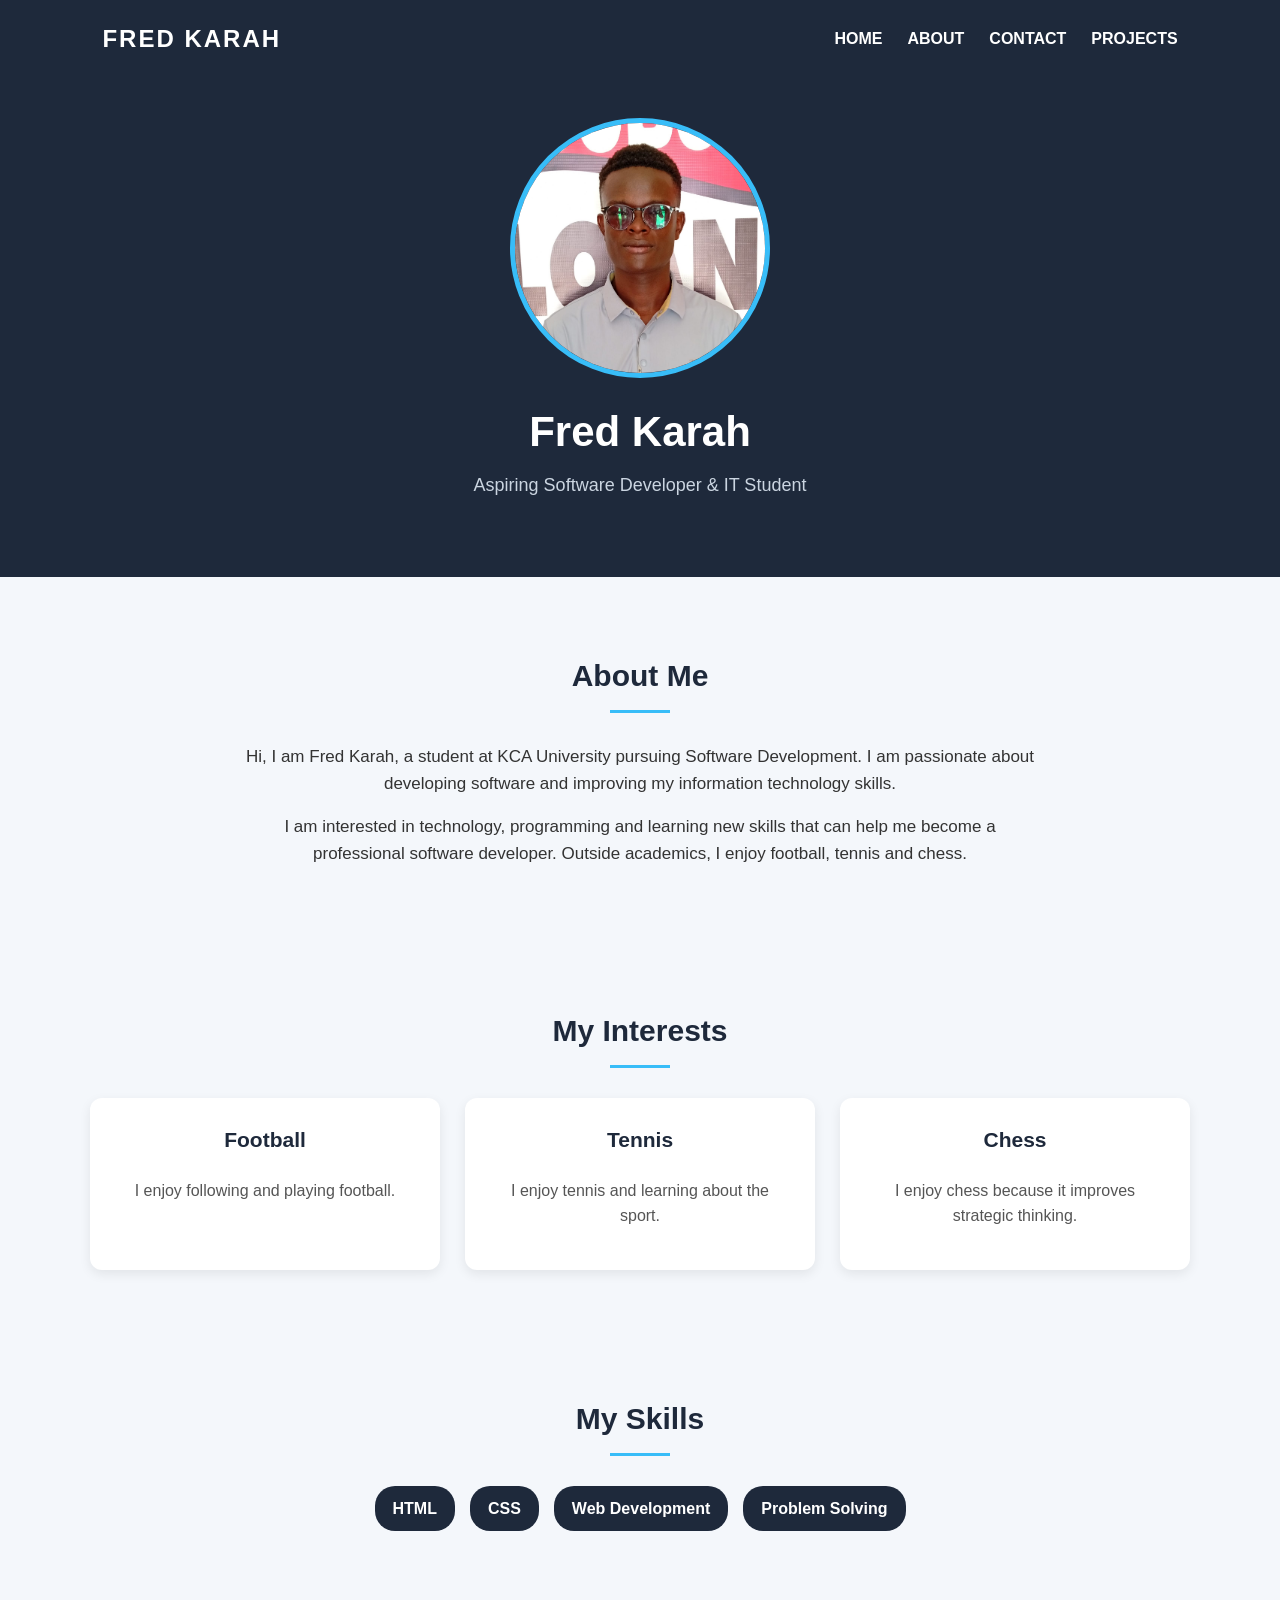
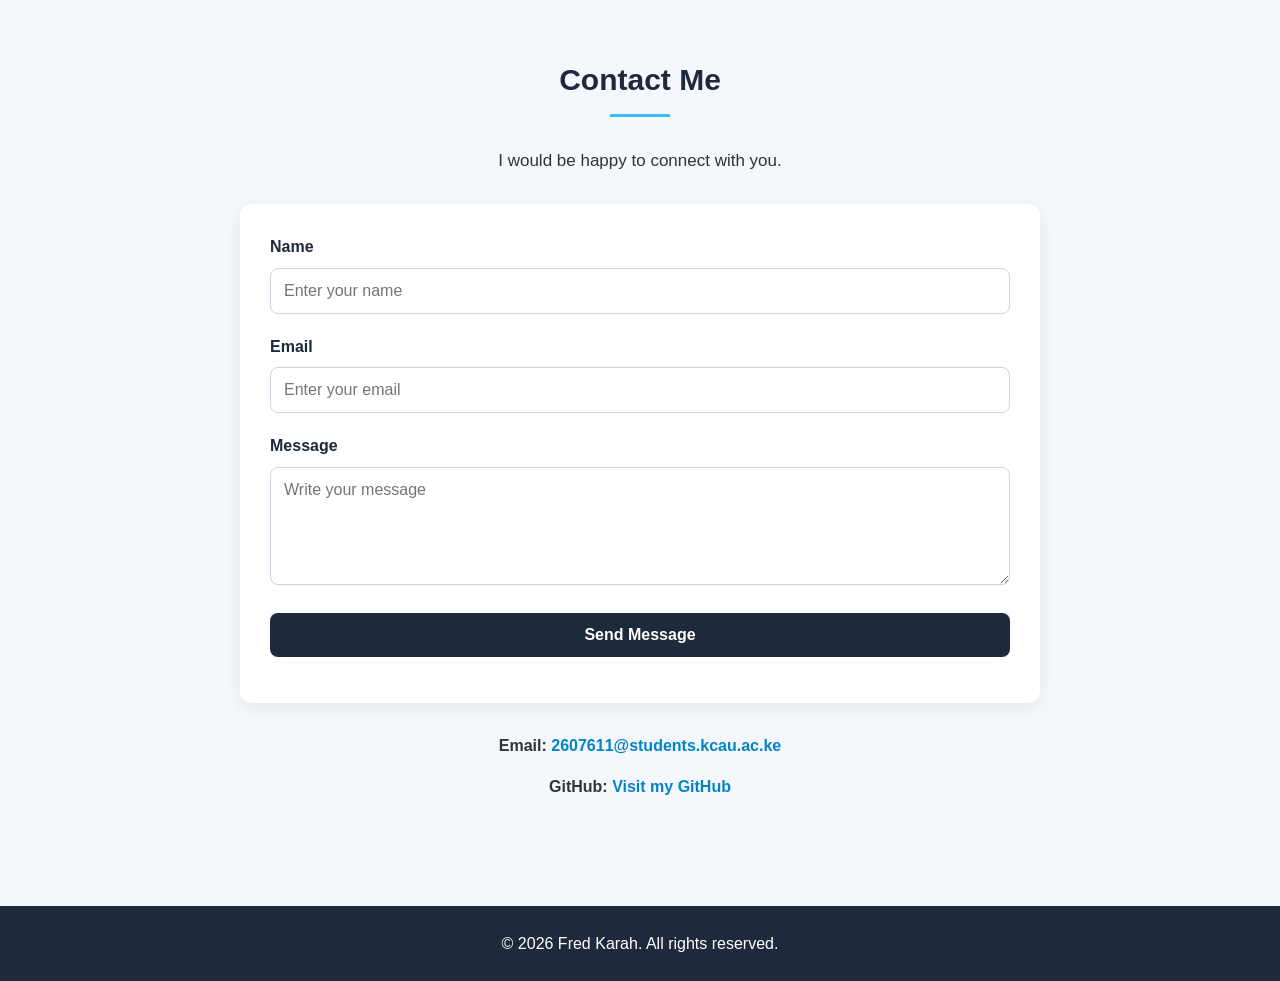
<file: index.html>
<!DOCTYPE html>
<html lang="en">

<head>
    <meta charset="UTF-8">
    <meta name="viewport" content="width=device-width, initial-scale=1.0">

    <title>Fred Karah | Portfolio</title>

    <link rel="stylesheet" href="style.css">
</head>

<body>

    <!-- Header / Hero Section -->
    <header class="hero">

        <nav>
            <div class="logo">FRED KARAH</div>

            <div class="nav-links">
                <a href="index.html">HOME</a>
                <a href="#about">ABOUT</a>
                <a href="#contact">CONTACT</a>
                <a href="projects.html">PROJECTS</a>
            </div>
        </nav>

        <div class="hero-content">

            <img
                src="pictures/fred-photo.jpg"
                alt="Professional photo of Fred Karah"
                width="250"
                height="250"
                class="profile-photo"
            >

            <h1>Fred Karah</h1>

            <p class="tagline">
                Aspiring Software Developer &amp; IT Student
            </p>

        </div>

    </header>


    <!-- Main Content -->
    <main>

        <!-- About Section -->
        <section id="about" class="about-section">

            <h2>About Me</h2>

            <p>
                Hi, I am Fred Karah, a student at KCA University pursuing
                Software Development. I am passionate about developing
                software and improving my information technology skills.
            </p>

            <p>
                I am interested in technology, programming and learning
                new skills that can help me become a professional software
                developer. Outside academics, I enjoy football, tennis
                and chess.
            </p>

        </section>


        <!-- Interests Section -->
        <section class="interests-section">

            <h2>My Interests</h2>

            <div class="interests">

                <div class="interest-card">
                    <h3>Football</h3>
                    <p>
                        I enjoy following and playing football.
                    </p>
                </div>

                <div class="interest-card">
                    <h3>Tennis</h3>
                    <p>
                        I enjoy tennis and learning about the sport.
                    </p>
                </div>

                <div class="interest-card">
                    <h3>Chess</h3>
                    <p>
                        I enjoy chess because it improves strategic thinking.
                    </p>
                </div>

            </div>

        </section>


        <!-- Skills Section -->
        <section class="skills-section">

            <h2>My Skills</h2>

            <div class="skills">

                <span>HTML</span>
                <span>CSS</span>
                <span>Web Development</span>
                <span>Problem Solving</span>

            </div>

        </section>


        <!-- Contact Section -->
        <section id="contact" class="contact-section">

            <h2>Contact Me</h2>

            <p>
                I would be happy to connect with you.
            </p>


            <!-- Contact Form -->
            <form id="contactForm">

                <!-- Name -->
                <div class="form-group">

                    <label for="name">Name</label>

                    <input
                        type="text"
                        id="name"
                        name="name"
                        placeholder="Enter your name"
                    >

                    <small id="nameError"></small>

                </div>


                <!-- Email -->
                <div class="form-group">

                    <label for="email">Email</label>

                    <input
                        type="email"
                        id="email"
                        name="email"
                        placeholder="Enter your email"
                    >

                    <small id="emailError"></small>

                </div>


                <!-- Message -->
                <div class="form-group">

                    <label for="message">Message</label>

                    <textarea
                        id="message"
                        name="message"
                        rows="5"
                        placeholder="Write your message"
                    ></textarea>

                    <small id="messageError"></small>

                </div>


                <!-- Submit Button -->
                <button type="submit">
                    Send Message
                </button>


                <!-- Success Message -->
                <p id="formSuccess"></p>

            </form>


            <!-- Contact Details -->
            <div class="contact-details">

                <p>
                    <strong>Email:</strong>
                    <a href="mailto:2607611@students.kcau.ac.ke">
                        2607611@students.kcau.ac.ke
                    </a>
                </p>

                <p>
                    <strong>GitHub:</strong>
                    <a
                        href="https://github.com/ngumifred47-cyber"
                        target="_blank"
                        rel="noopener noreferrer"
                    >
                        Visit my GitHub
                    </a>
                </p>

            </div>

        </section>

    </main>


    <!-- Footer -->
    <footer>

        <p>
            &copy; 2026 Fred Karah. All rights reserved.
        </p>

    </footer>


    <!-- JavaScript -->
    <script src="script.js"></script>

</body>

</html>
</file>
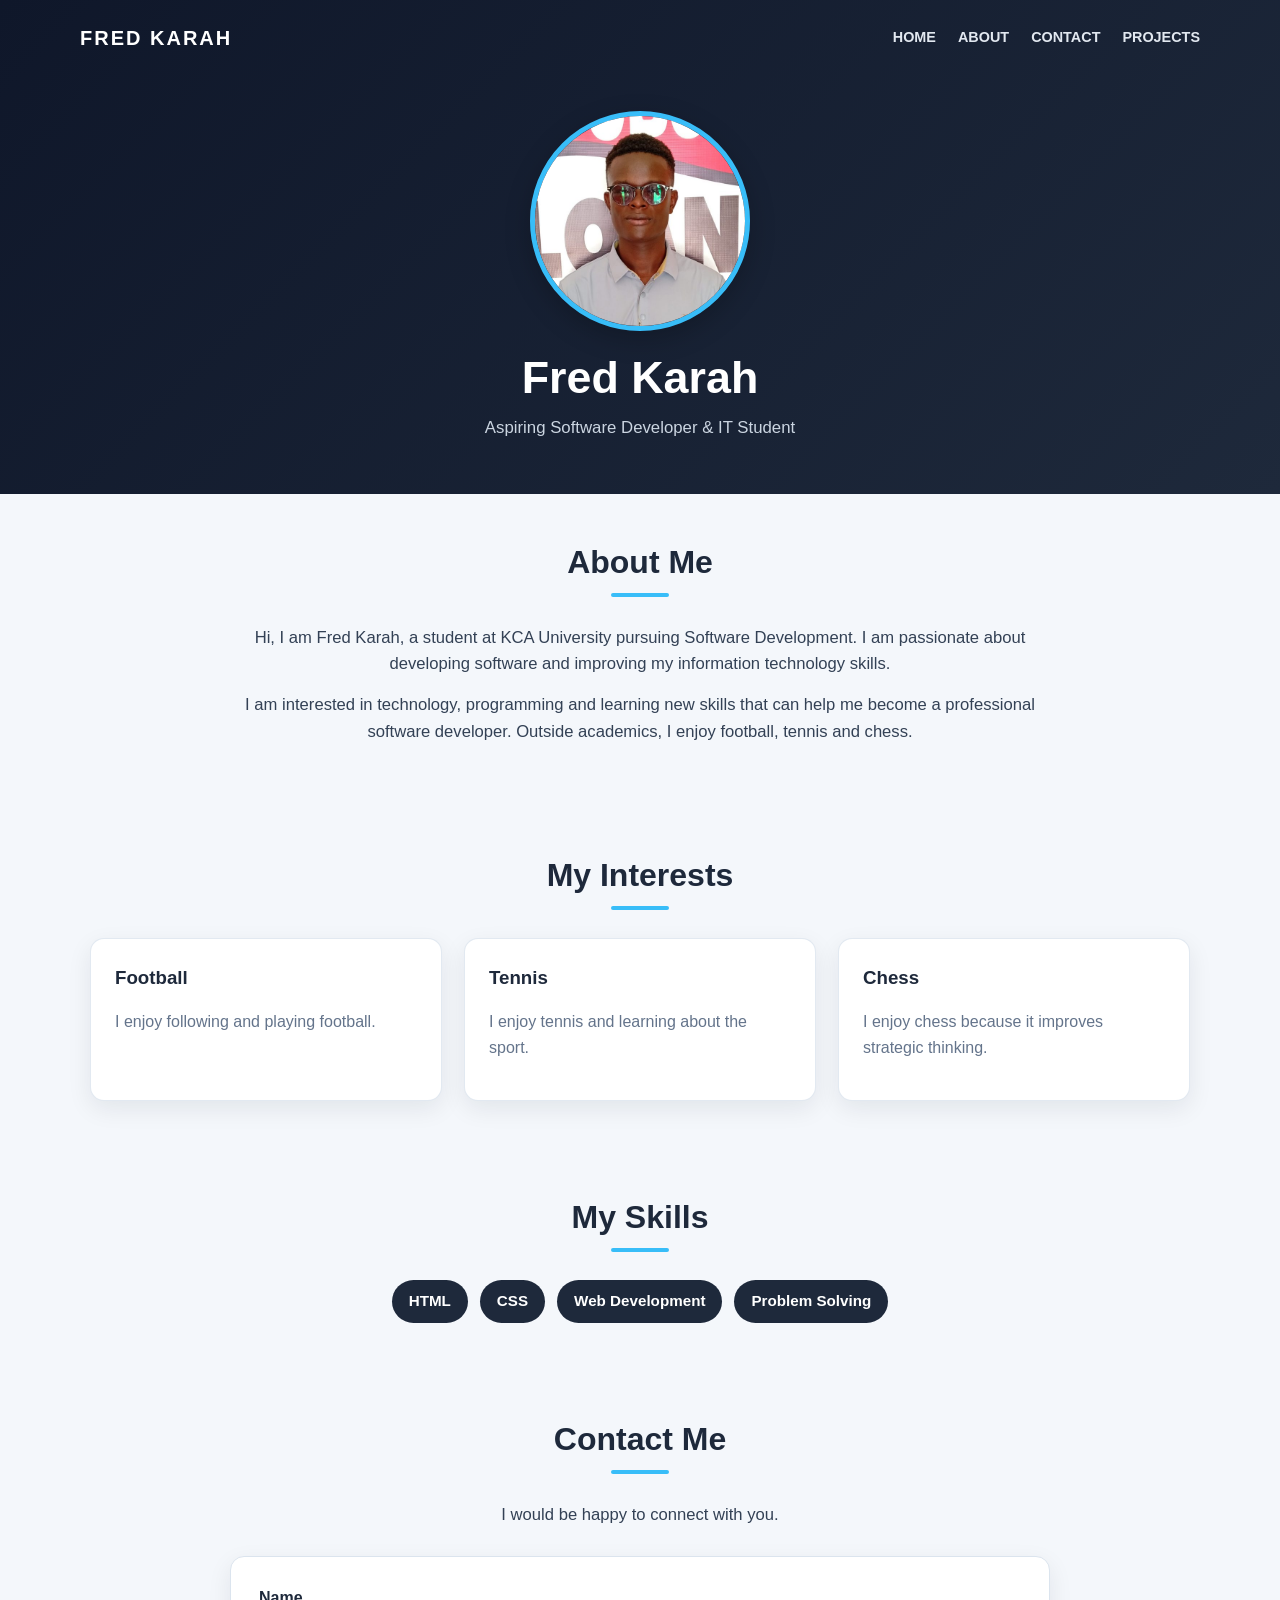
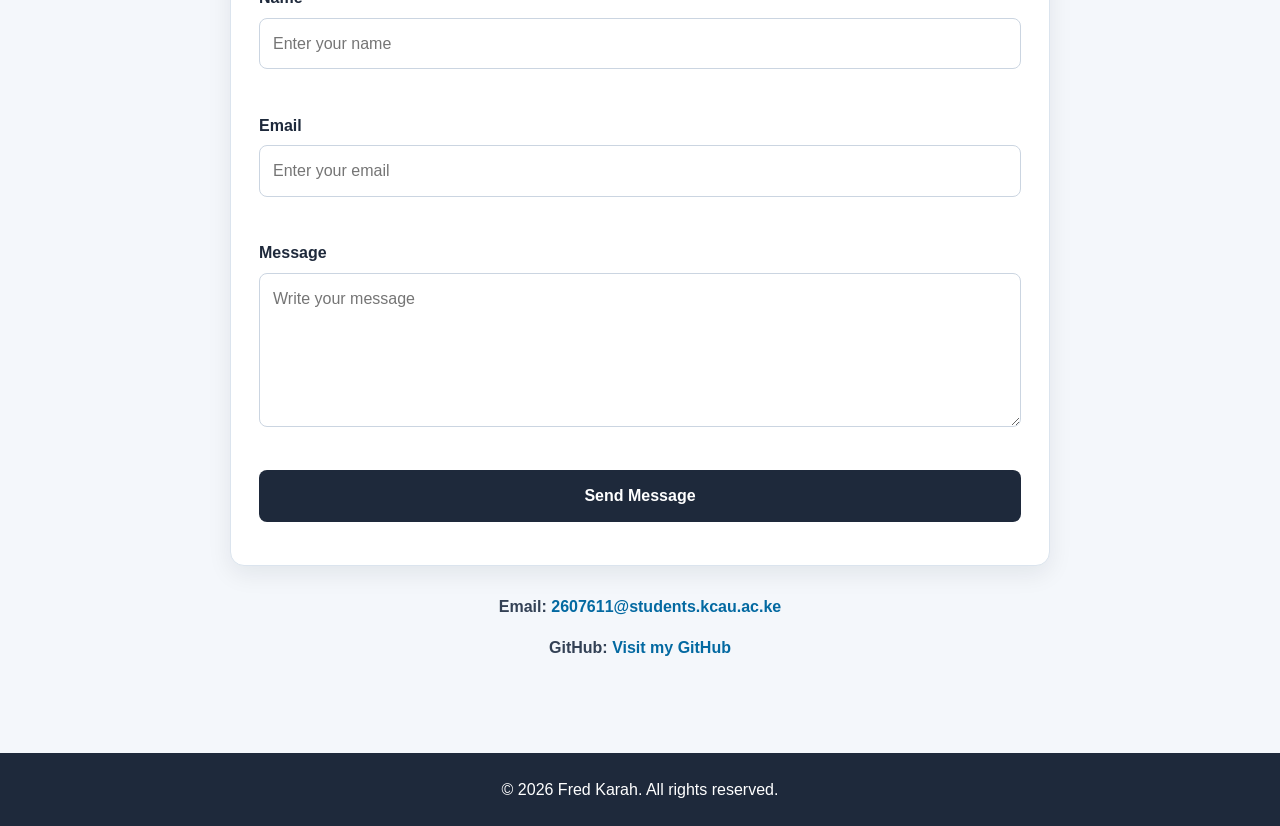
<file: fred_portfolio_assignment3/index.html>
<!DOCTYPE html>
<html lang="en">

<head>
    <meta charset="UTF-8">
    <meta name="viewport" content="width=device-width, initial-scale=1.0">

    <title>Fred Karah | Portfolio</title>

    <link rel="stylesheet" href="style.css">
</head>

<body>

    <!-- Header / Hero Section -->
    <header class="hero">

        <nav>
            <div class="logo">FRED KARAH</div>

            <div class="nav-links">
                <a href="index.html">HOME</a>
                <a href="#about">ABOUT</a>
                <a href="#contact">CONTACT</a>
                <a href="projects.html">PROJECTS</a>
            </div>
        </nav>

        <div class="hero-content">

            <img
                src="pictures/fred-photo.jpg"
                alt="Professional photo of Fred Karah"
                width="250"
                height="250"
                class="profile-photo"
            >

            <h1>Fred Karah</h1>

            <p class="tagline">
                Aspiring Software Developer &amp; IT Student
            </p>

        </div>

    </header>


    <!-- Main Content -->
    <main>

        <!-- About Section -->
        <section id="about" class="about-section">

            <h2>About Me</h2>

            <p>
                Hi, I am Fred Karah, a student at KCA University pursuing
                Software Development. I am passionate about developing
                software and improving my information technology skills.
            </p>

            <p>
                I am interested in technology, programming and learning
                new skills that can help me become a professional software
                developer. Outside academics, I enjoy football, tennis
                and chess.
            </p>

        </section>


        <!-- Interests Section -->
        <section class="interests-section">

            <h2>My Interests</h2>

            <div class="interests">

                <div class="interest-card">
                    <h3>Football</h3>
                    <p>
                        I enjoy following and playing football.
                    </p>
                </div>

                <div class="interest-card">
                    <h3>Tennis</h3>
                    <p>
                        I enjoy tennis and learning about the sport.
                    </p>
                </div>

                <div class="interest-card">
                    <h3>Chess</h3>
                    <p>
                        I enjoy chess because it improves strategic thinking.
                    </p>
                </div>

            </div>

        </section>


        <!-- Skills Section -->
        <section class="skills-section">

            <h2>My Skills</h2>

            <div class="skills">

                <span>HTML</span>
                <span>CSS</span>
                <span>Web Development</span>
                <span>Problem Solving</span>

            </div>

        </section>


        <!-- Contact Section -->
        <section id="contact" class="contact-section">

            <h2>Contact Me</h2>

            <p>
                I would be happy to connect with you.
            </p>


            <!-- Contact Form -->
            <form id="contactForm">

                <!-- Name -->
                <div class="form-group">

                    <label for="name">Name</label>

                    <input
                        type="text"
                        id="name"
                        name="name"
                        placeholder="Enter your name"
                    >

                    <small id="nameError"></small>

                </div>


                <!-- Email -->
                <div class="form-group">

                    <label for="email">Email</label>

                    <input
                        type="email"
                        id="email"
                        name="email"
                        placeholder="Enter your email"
                    >

                    <small id="emailError"></small>

                </div>


                <!-- Message -->
                <div class="form-group">

                    <label for="message">Message</label>

                    <textarea
                        id="message"
                        name="message"
                        rows="5"
                        placeholder="Write your message"
                    ></textarea>

                    <small id="messageError"></small>

                </div>


                <!-- Submit Button -->
                <button type="submit">
                    Send Message
                </button>


                <!-- Success Message -->
                <p id="formSuccess"></p>

            </form>


            <!-- Contact Details -->
            <div class="contact-details">

                <p>
                    <strong>Email:</strong>
                    <a href="mailto:2607611@students.kcau.ac.ke">
                        2607611@students.kcau.ac.ke
                    </a>
                </p>

                <p>
                    <strong>GitHub:</strong>
                    <a
                        href="https://github.com/ngumifred47-cyber"
                        target="_blank"
                        rel="noopener noreferrer"
                    >
                        Visit my GitHub
                    </a>
                </p>

            </div>

        </section>

    </main>


    <!-- Footer -->
    <footer>

        <p>
            &copy; 2026 Fred Karah. All rights reserved.
        </p>

    </footer>


    <!-- JavaScript -->
    <script src="script.js"></script>

</body>

</html>
</file>
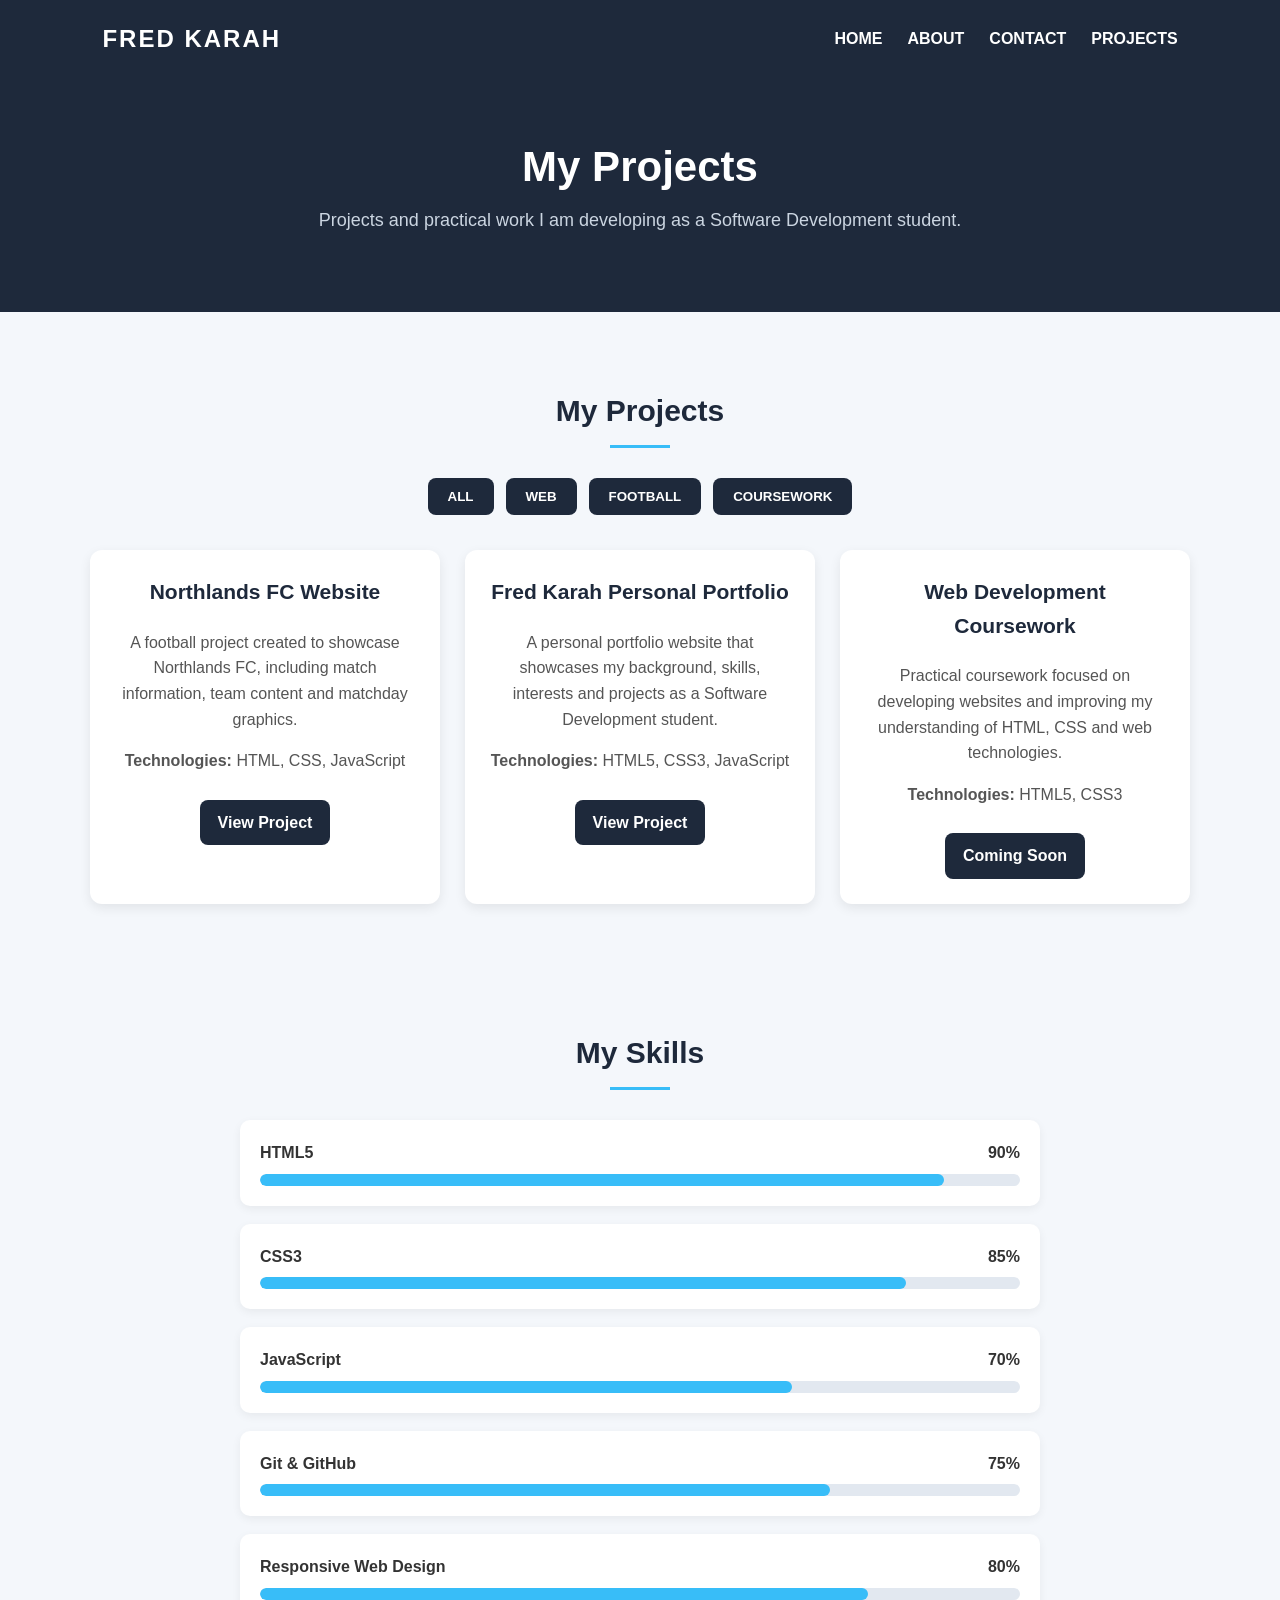
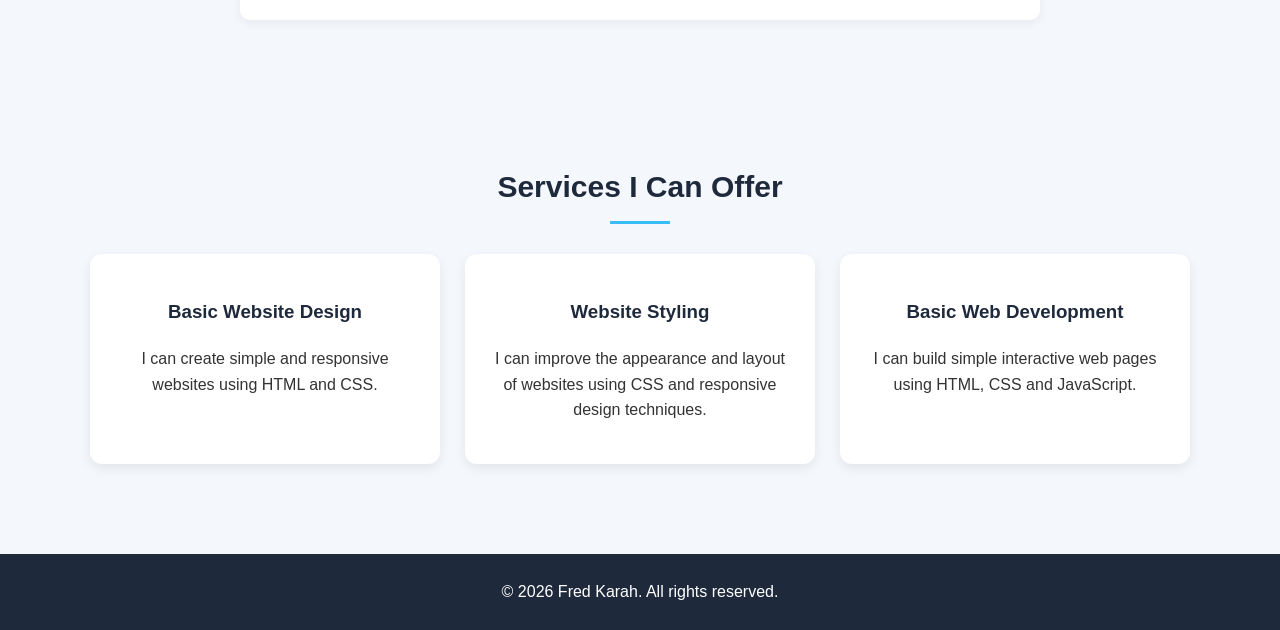
<file: projects.html>
<!DOCTYPE html>
<html lang="en">

<head>
    <meta charset="UTF-8">
    <meta name="viewport" content="width=device-width, initial-scale=1.0">

    <title>Fred Karah | Projects</title>

    <link rel="stylesheet" href="style.css">
</head>

<body>

    <!-- Header -->
    <header class="hero">

        <nav>
            <div class="logo">FRED KARAH</div>

            <div class="nav-links">
                <a href="index.html">HOME</a>
                <a href="index.html#about">ABOUT</a>
                <a href="index.html#contact">CONTACT</a>
                <a href="projects.html">PROJECTS</a>
            </div>
        </nav>

        <div class="hero-content">

            <h1>My Projects</h1>

            <p class="tagline">
                Projects and practical work I am developing as a Software Development student.
            </p>

        </div>

    </header>


    <main>

        <!-- Projects Section -->
        <section class="projects-section">

            <h2>My Projects</h2>

            <!-- Filter Buttons -->
            <div class="filter-buttons">

                <button onclick="filterProjects('all')">
                    ALL
                </button>

                <button onclick="filterProjects('web')">
                    WEB
                </button>

                <button onclick="filterProjects('football')">
                    FOOTBALL
                </button>

                <button onclick="filterProjects('coursework')">
                    COURSEWORK
                </button>

            </div>


            <!-- Project Cards -->
            <div class="interests">

                <!-- Project 1 -->
                <div class="interest-card football">

                    <h3>Northlands FC Website</h3>

                    <p>
                        A football project created to showcase Northlands FC,
                        including match information, team content and matchday graphics.
                    </p>

                    <p>
                        <strong>Technologies:</strong>
                        HTML, CSS, JavaScript
                    </p>

                    <a href="#" class="project-link">
                        View Project
                    </a>

                </div>


                <!-- Project 2 -->
                <div class="interest-card web">

                    <h3>Fred Karah Personal Portfolio</h3>

                    <p>
                        A personal portfolio website that showcases my background,
                        skills, interests and projects as a Software Development student.
                    </p>

                    <p>
                        <strong>Technologies:</strong>
                        HTML5, CSS3, JavaScript
                    </p>

                    <a href="index.html" class="project-link">
                        View Project
                    </a>

                </div>


                <!-- Project 3 -->
                <div class="interest-card coursework">

                    <h3>Web Development Coursework</h3>

                    <p>
                        Practical coursework focused on developing websites and
                        improving my understanding of HTML, CSS and web technologies.
                    </p>

                    <p>
                        <strong>Technologies:</strong>
                        HTML5, CSS3
                    </p>

                    <a href="#" class="project-link">
                        Coming Soon
                    </a>

                </div>

            </div>

        </section>


        <!-- Skills Section -->
        <section class="skills-section">

            <h2>My Skills</h2>

            <div class="skills-container">

                <!-- HTML -->
                <div class="skill">

                    <div class="skill-name">
                        <span>HTML5</span>
                        <span>90%</span>
                    </div>

                    <div class="skill-bar">
                        <div class="skill-level html"></div>
                    </div>

                </div>


                <!-- CSS -->
                <div class="skill">

                    <div class="skill-name">
                        <span>CSS3</span>
                        <span>85%</span>
                    </div>

                    <div class="skill-bar">
                        <div class="skill-level css"></div>
                    </div>

                </div>


                <!-- JavaScript -->
                <div class="skill">

                    <div class="skill-name">
                        <span>JavaScript</span>
                        <span>70%</span>
                    </div>

                    <div class="skill-bar">
                        <div class="skill-level javascript"></div>
                    </div>

                </div>


                <!-- Git & GitHub -->
                <div class="skill">

                    <div class="skill-name">
                        <span>Git & GitHub</span>
                        <span>75%</span>
                    </div>

                    <div class="skill-bar">
                        <div class="skill-level git"></div>
                    </div>

                </div>


                <!-- Responsive Web Design -->
                <div class="skill">

                    <div class="skill-name">
                        <span>Responsive Web Design</span>
                        <span>80%</span>
                    </div>

                    <div class="skill-bar">
                        <div class="skill-level responsive"></div>
                    </div>

                </div>

            </div>

        </section>


        <!-- Services Section -->
        <section class="services-section">

            <h2>Services I Can Offer</h2>

            <div class="services-container">

                <div class="service-card">

                    <h3>Basic Website Design</h3>

                    <p>
                        I can create simple and responsive websites
                        using HTML and CSS.
                    </p>

                </div>


                <div class="service-card">

                    <h3>Website Styling</h3>

                    <p>
                        I can improve the appearance and layout of websites
                        using CSS and responsive design techniques.
                    </p>

                </div>


                <div class="service-card">

                    <h3>Basic Web Development</h3>

                    <p>
                        I can build simple interactive web pages using
                        HTML, CSS and JavaScript.
                    </p>

                </div>

            </div>

        </section>

    </main>


    <!-- Footer -->
    <footer>

        <p>
            &copy; 2026 Fred Karah. All rights reserved.
        </p>

    </footer>


    <!-- JavaScript -->
    <script src="script.js"></script>

</body>

</html>
</file>
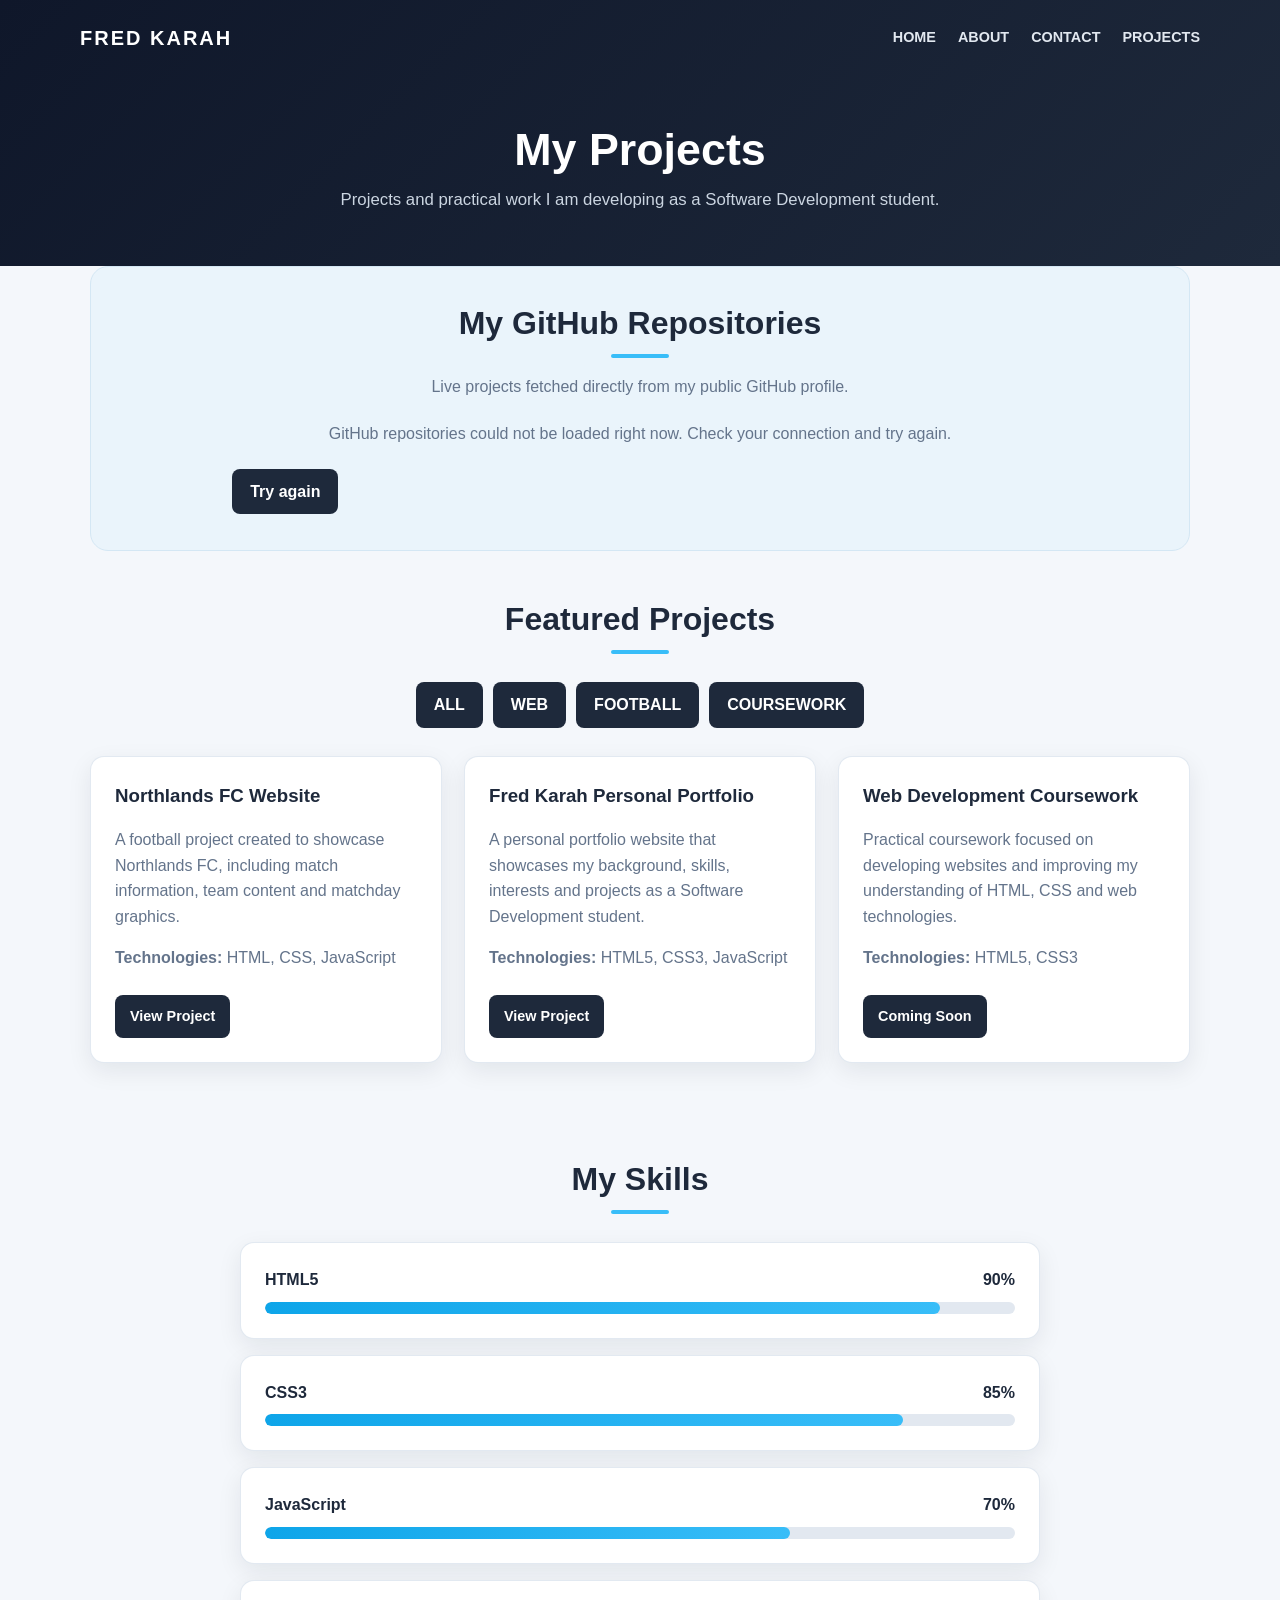
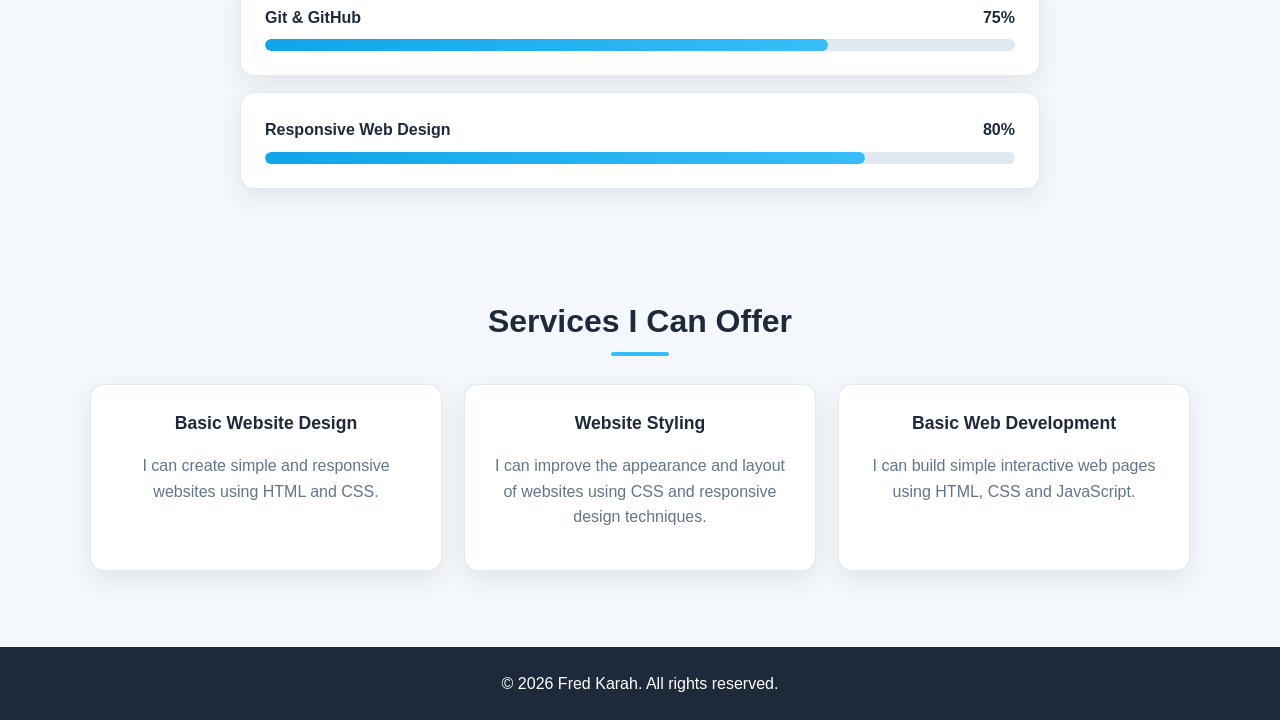
<file: fred_portfolio_assignment3/projects.html>
<!DOCTYPE html>
<html lang="en">

<head>
    <meta charset="UTF-8">
    <meta name="viewport" content="width=device-width, initial-scale=1.0">

    <title>Fred Karah | Projects</title>

    <link rel="stylesheet" href="style.css">
</head>

<body>

    <!-- Header -->
    <header class="hero">

        <nav>
            <div class="logo">FRED KARAH</div>

            <div class="nav-links">
                <a href="index.html">HOME</a>
                <a href="index.html#about">ABOUT</a>
                <a href="index.html#contact">CONTACT</a>
                <a href="projects.html">PROJECTS</a>
            </div>
        </nav>

        <div class="hero-content">

            <h1>My Projects</h1>

            <p class="tagline">
                Projects and practical work I am developing as a Software Development student.
            </p>

        </div>

    </header>


    <main>

        <!-- Live GitHub API Section -->
        <section class="github-section" aria-labelledby="github-heading">
            <h2 id="github-heading">My GitHub Repositories</h2>
            <p class="section-intro">Live projects fetched directly from my public GitHub profile.</p>
            <p id="githubStatus" class="api-status" role="status" aria-live="polite">Loading GitHub repositories...</p>
            <div id="githubRepositories" class="repository-grid"></div>
        </section>

        <!-- Projects Section -->
        <section class="projects-section">

            <h2>Featured Projects</h2>

            <!-- Filter Buttons -->
            <div class="filter-buttons">

                <button onclick="filterProjects('all')">
                    ALL
                </button>

                <button onclick="filterProjects('web')">
                    WEB
                </button>

                <button onclick="filterProjects('football')">
                    FOOTBALL
                </button>

                <button onclick="filterProjects('coursework')">
                    COURSEWORK
                </button>

            </div>


            <!-- Project Cards -->
            <div class="interests">

                <!-- Project 1 -->
                <div class="interest-card football">

                    <h3>Northlands FC Website</h3>

                    <p>
                        A football project created to showcase Northlands FC,
                        including match information, team content and matchday graphics.
                    </p>

                    <p>
                        <strong>Technologies:</strong>
                        HTML, CSS, JavaScript
                    </p>

                    <a href="#" class="project-link">
                        View Project
                    </a>

                </div>


                <!-- Project 2 -->
                <div class="interest-card web">

                    <h3>Fred Karah Personal Portfolio</h3>

                    <p>
                        A personal portfolio website that showcases my background,
                        skills, interests and projects as a Software Development student.
                    </p>

                    <p>
                        <strong>Technologies:</strong>
                        HTML5, CSS3, JavaScript
                    </p>

                    <a href="index.html" class="project-link">
                        View Project
                    </a>

                </div>


                <!-- Project 3 -->
                <div class="interest-card coursework">

                    <h3>Web Development Coursework</h3>

                    <p>
                        Practical coursework focused on developing websites and
                        improving my understanding of HTML, CSS and web technologies.
                    </p>

                    <p>
                        <strong>Technologies:</strong>
                        HTML5, CSS3
                    </p>

                    <a href="#" class="project-link">
                        Coming Soon
                    </a>

                </div>

            </div>

        </section>


        <!-- Skills Section -->
        <section class="skills-section">

            <h2>My Skills</h2>

            <div class="skills-container">

                <!-- HTML -->
                <div class="skill">

                    <div class="skill-name">
                        <span>HTML5</span>
                        <span>90%</span>
                    </div>

                    <div class="skill-bar">
                        <div class="skill-level html"></div>
                    </div>

                </div>


                <!-- CSS -->
                <div class="skill">

                    <div class="skill-name">
                        <span>CSS3</span>
                        <span>85%</span>
                    </div>

                    <div class="skill-bar">
                        <div class="skill-level css"></div>
                    </div>

                </div>


                <!-- JavaScript -->
                <div class="skill">

                    <div class="skill-name">
                        <span>JavaScript</span>
                        <span>70%</span>
                    </div>

                    <div class="skill-bar">
                        <div class="skill-level javascript"></div>
                    </div>

                </div>


                <!-- Git & GitHub -->
                <div class="skill">

                    <div class="skill-name">
                        <span>Git & GitHub</span>
                        <span>75%</span>
                    </div>

                    <div class="skill-bar">
                        <div class="skill-level git"></div>
                    </div>

                </div>


                <!-- Responsive Web Design -->
                <div class="skill">

                    <div class="skill-name">
                        <span>Responsive Web Design</span>
                        <span>80%</span>
                    </div>

                    <div class="skill-bar">
                        <div class="skill-level responsive"></div>
                    </div>

                </div>

            </div>

        </section>


        <!-- Services Section -->
        <section class="services-section">

            <h2>Services I Can Offer</h2>

            <div class="services-container">

                <div class="service-card">

                    <h3>Basic Website Design</h3>

                    <p>
                        I can create simple and responsive websites
                        using HTML and CSS.
                    </p>

                </div>


                <div class="service-card">

                    <h3>Website Styling</h3>

                    <p>
                        I can improve the appearance and layout of websites
                        using CSS and responsive design techniques.
                    </p>

                </div>


                <div class="service-card">

                    <h3>Basic Web Development</h3>

                    <p>
                        I can build simple interactive web pages using
                        HTML, CSS and JavaScript.
                    </p>

                </div>

            </div>

        </section>

    </main>


    <!-- Footer -->
    <footer>

        <p>
            &copy; 2026 Fred Karah. All rights reserved.
        </p>

    </footer>


    <!-- JavaScript -->
    <script src="script.js"></script>

</body>

</html>
</file>
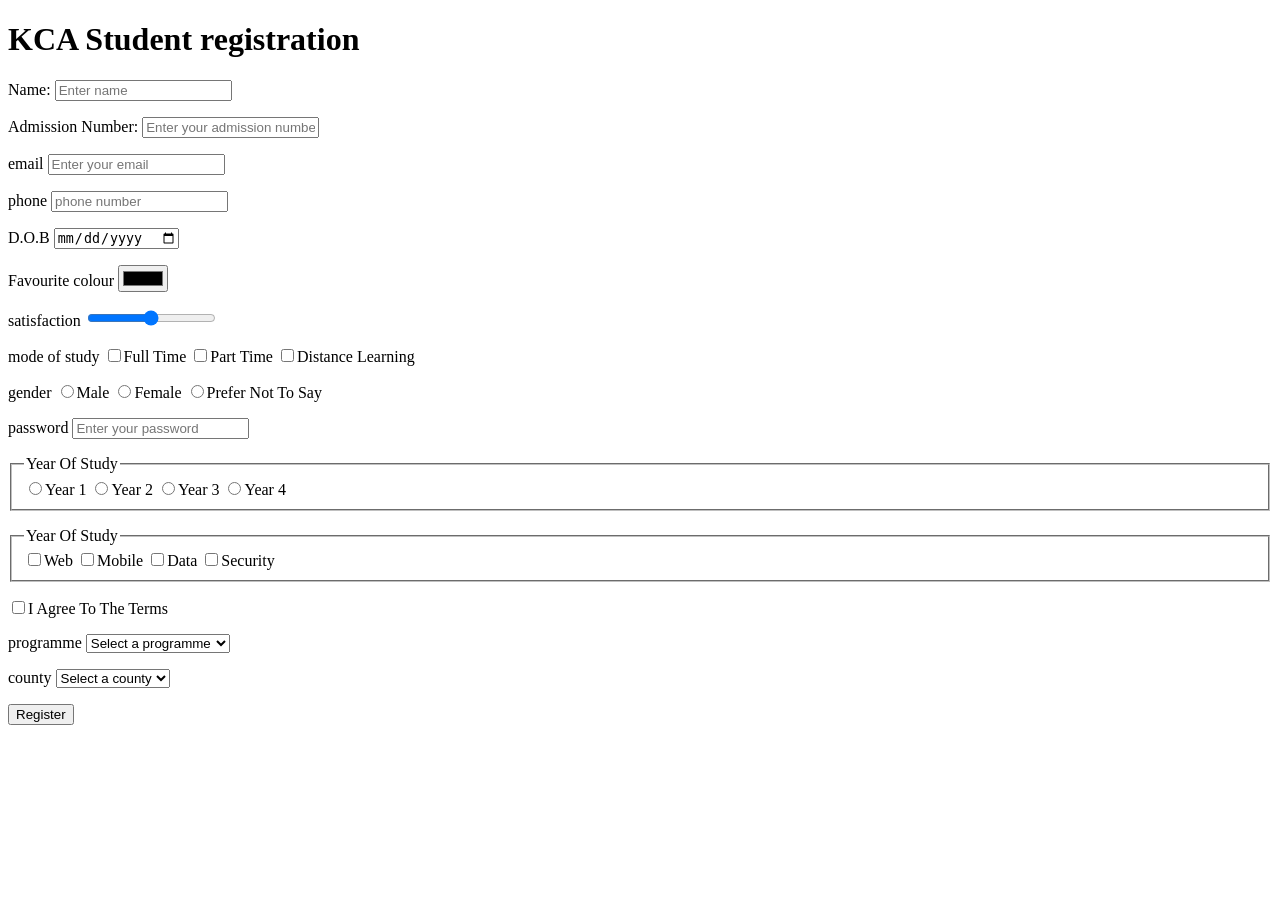
<file: fred_portfolio_assignment3/register.html>
<!DOCTYPE html>
<html lang="en">
    <head>
        <meta charset="UTF-8">
        <meta name="viewport" content="width=device-width, initial-scale=1.0">
        <title>KCA Registration</title>
    </head>
    <body>
    <form action="/register" method="post">
        <h1>KCA Student registration</h1>
        <p>
            <label for="name">Name:</label>
            <input type="text" id="name" name="name" required
            placeholder="Enter name">
        </p> 
        <p>
            <label for="admno">Admission Number:</label>
            <input type="text" id="admno" name="admno" required
            placeholder="Enter your admission number">

        </p>
        <p>
            <lebel for="email">email</lebel>
            <input type="text" id="email" name="email" required
            placeholder="Enter your email">
        </p>
        <p>
            <label for="phone">phone</label>
            <input type="phone" id="phone" name="phone"
            required placeholder="phone number">
        </p>
        <p>
            <label for="Date Of Birth">D.O.B</label>
            <input type="date" id="D.O.B" name="Date Of Birth"
            required placeholder="D.O.B">
        </p>
        <p>
            <label for="color">Favourite colour</label>
            <input type="color" id="colour" name="Favourite Colour"
            required placeholder="colour">
        </p>
        <p>
            <label for="satisfaction">satisfaction</label>
            <input type="range" id="satisfaction" name="satisfaction">
        </p>
        <p>
            <label for="Mode Of Study">mode of study</label>
            <input type="checkbox">Full Time
            <input type="checkbox">Part Time
            <input type="checkbox">Distance Learning

        </p>
        <p>
            <label for="gender">gender</label>
            <input type="radio">Male
            <input type="radio">Female
            <input type="radio">Prefer Not To Say

        </p>
        <p>
            <label for="password">password</label>
            <input type="text" id="password" name="password"required
            placeholder="Enter your password">
        </p>
        <p>
            <fieldset>
                <legend>Year Of Study</legend>
                <label><input type="radio" name="year" value="1">Year 1</label>
                <label><input type="radio" name="Year" value="2">Year 2</label>
                <label><input type="radio" name="Year" value="3">Year 3</label>
                <label><input type="radio" name="Year" value="4">Year 4</label>
            </fieldset>
        </p>
        <p>
        <fieldset>
             <legend>Year Of Study</legend>
                <label><input type="checkbox" name="Web" value="1">Web</label>
                <label><input type="checkbox" name="Mobile" value="2">Mobile</label>
                <label><input type="checkbox" name="Data" value="3">Data</label>
                <label><input type="checkbox" name="Security" value="4">Security</label>
        </fieldset>
        </p>
        <p>
           <input type="checkbox">I Agree To The Terms
        </p>
        <p>
            <label for="programme">programme</label>
            <select id="programe" name="programme">
                <option value="">Select a programme</option>
                <option value="web">Web Development</option>
                <option value="mobile">Mobile Development</option>
                <option value="data">Data Science</option>
                <option value="security">Cyber Security</option>
            </select>
        </p>
        <p>
            <label for="county">county</label>
            <select id="county" name="county" required>
                <option value="">Select a county</option>
                <option value="mombasa">Mombasa</option>
                <option value="kisumu">Kisumu</option>
                <option value="nairobi">Nairobi</option>
                <option value="nakuru">Nakuru</option>
            </select>
        </p>
        <p>
            <button type="submit">Register</button>
        </p>
    </form> 
    </body>
</html>
</file>
<file: style.css>
/* ==========================================
   CONTACT FORM
   ========================================== */

.form-group {
    margin-bottom: 20px;
}

.form-group label {
    display: block;
    margin-bottom: 8px;
    font-weight: bold;
}

.form-group input,
.form-group textarea {
    width: 100%;
    padding: 12px;
    border: 1px solid #cbd5e1;
    border-radius: 8px;
    box-sizing: border-box;
    font-family: Arial, sans-serif;
    font-size: 16px;
}

.form-group input:focus,
.form-group textarea:focus {
    outline: none;
    border-color: #38bdf8;
}

.form-group small {
    display: block;
    margin-top: 5px;
    font-size: 14px;
    font-weight: bold;
}

#contactForm button {
    padding: 12px 24px;
    border: none;
    border-radius: 8px;
    cursor: pointer;
    background: #1e293b;
    color: white;
    font-size: 16px;
}

#contactForm button:hover {
    background: #38bdf8;
}

#formSuccess {
    margin-top: 15px;
    font-weight: bold;
}

.contact-details {
    margin-top: 25px;
}
Now test it

Open index.html in your browser and:

Go to CONTACT.
Click Send Message with everything empty → you should get validation errors.
Enter something like:
Name: Fred
Email: fred@
Message: Hello
Click Send → it should say “Please enter a valid email address.”
Change email to fred@example.com.
Click Send → you should get “Message sent successfully!”
Go to PROJECTS and test ALL / WEB / FOOTBALL / COURSEWORK to make sure the filters still work.

This now satisfies the core JavaScript interaction + client-side contact-form validation requirements from the assignment.

the syling and everything is gone

Yeah bro — my bad. I gave you the HTML/JS but I didn't preserve the full styling you already had. Your style.css is what controls the whole look.

Don't change your HTML again. Let's fix this properly by replacing your entire style.css with a complete version that styles both the portfolio and projects page, including the new contact form.

Replace everything inside style.css with this:

/* ==========================================
   GENERAL PAGE STYLING
   ========================================== */

* {
    box-sizing: border-box;
}

html {
    scroll-behavior: smooth;
}

body {
    margin: 0;
    padding: 0;
    font-family: Arial, sans-serif;
    background: #f4f7fb;
    color: #333;
    line-height: 1.6;
}


/* ==========================================
   HEADER / HERO
   ========================================== */

.hero {
    background: #1e293b;
    color: white;
    padding-bottom: 40px;
}

nav {
    display: flex;
    justify-content: space-between;
    align-items: center;
    padding: 20px 8%;
}

.logo {
    font-size: 24px;
    font-weight: bold;
    letter-spacing: 2px;
}

.nav-links {
    display: flex;
    gap: 25px;
}

.nav-links a {
    color: white;
    text-decoration: none;
    font-weight: bold;
    transition: 0.3s;
}

.nav-links a:hover {
    color: #38bdf8;
}


/* ==========================================
   HERO CONTENT
   ========================================== */

.hero-content {
    text-align: center;
    padding: 40px 20px 20px;
}

.profile-photo {
    display: block;
    width: 250px;
    height: 250px;
    margin: 0 auto 20px;
    border-radius: 50%;
    border: 5px solid #38bdf8;
    object-fit: cover;
}

.hero h1 {
    margin: 15px 0 5px;
    font-size: 42px;
    color: white;
}

.tagline {
    font-size: 18px;
    color: #cbd5e1;
    margin-top: 5px;
}


/* ==========================================
   MAIN CONTENT
   ========================================== */

main {
    width: 90%;
    max-width: 1100px;
    margin: 0 auto;
}

section {
    padding: 50px 0;
}

section h2 {
    text-align: center;
    color: #1e293b;
    font-size: 30px;
    margin-bottom: 30px;
}

section h2::after {
    content: "";
    display: block;
    width: 60px;
    height: 3px;
    background: #38bdf8;
    margin: 10px auto 0;
}


/* ==========================================
   ABOUT SECTION
   ========================================== */

.about-section {
    text-align: center;
}

.about-section p {
    max-width: 800px;
    margin: 15px auto;
    font-size: 17px;
}


/* ==========================================
   INTERESTS / PROJECT CARDS
   ========================================== */

.interests {
    display: grid;
    grid-template-columns: repeat(3, 1fr);
    gap: 25px;
    justify-content: center;
}

.interest-card {
    background: white;
    padding: 25px;
    border-radius: 12px;
    box-shadow: 0 4px 12px rgba(0, 0, 0, 0.08);
    text-align: center;
    transition: transform 0.3s, box-shadow 0.3s;
}

.interest-card:hover {
    transform: translateY(-5px);
    box-shadow: 0 8px 20px rgba(0, 0, 0, 0.12);
}

.interest-card h3 {
    color: #1e293b;
    margin-top: 0;
    font-size: 21px;
}

.interest-card p {
    color: #555;
}


/* ==========================================
   SKILLS - ASSIGNMENT 1
   ========================================== */

.skills {
    display: flex;
    justify-content: center;
    align-items: center;
    flex-wrap: wrap;
    gap: 15px;
}

.skills span {
    background: #1e293b;
    color: white;
    padding: 10px 18px;
    border-radius: 20px;
    font-weight: bold;
}


/* ==========================================
   PROJECT FILTER BUTTONS
   ========================================== */

.filter-buttons {
    display: flex;
    justify-content: center;
    flex-wrap: wrap;
    gap: 12px;
    margin-bottom: 35px;
}

.filter-buttons button {
    background: #1e293b;
    color: white;
    border: none;
    padding: 11px 20px;
    border-radius: 8px;
    cursor: pointer;
    font-weight: bold;
    transition: 0.3s;
}

.filter-buttons button:hover {
    background: #38bdf8;
    color: #1e293b;
}


/* ==========================================
   PROJECT LINKS
   ========================================== */

.project-link {
    display: inline-block;
    margin-top: 10px;
    padding: 10px 18px;
    background: #1e293b;
    color: white;
    text-decoration: none;
    border-radius: 8px;
    font-weight: bold;
    transition: 0.3s;
}

.project-link:hover {
    background: #38bdf8;
    color: #1e293b;
}


/* ==========================================
   PROJECT SKILLS / PROGRESS BARS
   ========================================== */

.skills-container {
    max-width: 800px;
    margin: 0 auto;
}

.skill {
    background: white;
    padding: 20px;
    margin-bottom: 18px;
    border-radius: 10px;
    box-shadow: 0 3px 10px rgba(0, 0, 0, 0.06);
}

.skill-name {
    display: flex;
    justify-content: space-between;
    font-weight: bold;
    margin-bottom: 8px;
}

.skill-bar {
    width: 100%;
    height: 12px;
    background: #e2e8f0;
    border-radius: 20px;
    overflow: hidden;
}

.skill-level {
    height: 100%;
    background: #38bdf8;
    border-radius: 20px;
}


/* Skill percentages */

.skill-level.html {
    width: 90%;
}

.skill-level.css {
    width: 85%;
}

.skill-level.javascript {
    width: 70%;
}

.skill-level.git {
    width: 75%;
}

.skill-level.responsive {
    width: 80%;
}


/* ==========================================
   SERVICES
   ========================================== */

.services-container {
    display: grid;
    grid-template-columns: repeat(3, 1fr);
    gap: 25px;
}

.service-card {
    background: white;
    padding: 25px;
    border-radius: 12px;
    text-align: center;
    box-shadow: 0 4px 12px rgba(0, 0, 0, 0.08);
    transition: transform 0.3s;
}

.service-card:hover {
    transform: translateY(-5px);
}

.service-card h3 {
    color: #1e293b;
}


/* ==========================================
   CONTACT SECTION
   ========================================== */

.contact-section {
    max-width: 800px;
    margin: 0 auto;
    text-align: center;
}

.contact-section > p {
    font-size: 17px;
}


/* ==========================================
   CONTACT FORM
   ========================================== */

#contactForm {
    background: white;
    padding: 30px;
    margin: 30px auto;
    border-radius: 12px;
    box-shadow: 0 4px 15px rgba(0, 0, 0, 0.08);
    text-align: left;
}

.form-group {
    margin-bottom: 20px;
}

.form-group label {
    display: block;
    margin-bottom: 8px;
    font-weight: bold;
    color: #1e293b;
}

.form-group input,
.form-group textarea {
    width: 100%;
    padding: 13px;
    border: 1px solid #cbd5e1;
    border-radius: 8px;
    font-family: Arial, sans-serif;
    font-size: 16px;
    resize: vertical;
}

.form-group input:focus,
.form-group textarea:focus {
    outline: none;
    border-color: #38bdf8;
}

.form-group small {
    display: block;
    margin-top: 5px;
    font-size: 14px;
    font-weight: bold;
}

#contactForm button {
    display: block;
    width: 100%;
    padding: 13px;
    background: #1e293b;
    color: white;
    border: none;
    border-radius: 8px;
    font-size: 16px;
    font-weight: bold;
    cursor: pointer;
    transition: 0.3s;
}

#contactForm button:hover {
    background: #38bdf8;
    color: #1e293b;
}

#formSuccess {
    margin-top: 15px;
    text-align: center;
    font-weight: bold;
    color: #15803d;
}

.contact-details {
    margin-top: 25px;
}

.contact-details a {
    color: #0284c7;
    text-decoration: none;
    font-weight: bold;
}

.contact-details a:hover {
    text-decoration: underline;
}


/* ==========================================
   FOOTER
   ========================================== */

footer {
    margin-top: 40px;
    padding: 25px;
    background: #1e293b;
    color: white;
    text-align: center;
}

footer p {
    margin: 0;
}


/* ==========================================
   RESPONSIVE DESIGN
   ========================================== */

@media (max-width: 768px) {

    nav {
        flex-direction: column;
        gap: 15px;
    }

    .nav-links {
        flex-wrap: wrap;
        justify-content: center;
        gap: 15px;
    }

    .hero h1 {
        font-size: 34px;
    }

    .profile-photo {
        width: 200px;
        height: 200px;
    }

    .interests {
        grid-template-columns: 1fr;
    }

    .services-container {
        grid-template-columns: 1fr;
    }

    main {
        width: 92%;
    }

    section {
        padding: 35px 0;
    }

}


@media (max-width: 480px) {

    .logo {
        font-size: 20px;
    }

    .nav-links a {
        font-size: 13px;
    }

    .hero h1 {
        font-size: 30px;
    }

    .tagline {
        font-size: 16px;
    }

    .profile-photo {
        width: 170px;
        height: 170px;
    }

    #contactForm {
        padding: 20px;
    }

}
</file>
<file: fred_portfolio_assignment3/style.css>
/* ==========================================
   GLOBAL STYLES
   ========================================== */
:root {
    --navy: #1e293b;
    --blue: #38bdf8;
    --page: #f4f7fb;
    --text: #334155;
    --muted: #64748b;
    --white: #ffffff;
    --border: #dbe4ee;
    --shadow: 0 8px 24px rgba(15, 23, 42, 0.08);
}

* { box-sizing: border-box; }

html { scroll-behavior: smooth; }

body {
    margin: 0;
    font-family: Arial, Helvetica, sans-serif;
    line-height: 1.6;
    color: var(--text);
    background: var(--page);
}

a { color: inherit; }
button, input, textarea { font: inherit; }

/* ==========================================
   HEADER AND NAVIGATION
   ========================================== */
.hero {
    color: var(--white);
    background: linear-gradient(135deg, #0f172a, var(--navy));
    padding-bottom: 42px;
}

nav {
    width: min(1120px, 92%);
    margin: 0 auto;
    padding: 22px 0;
    display: flex;
    align-items: center;
    justify-content: space-between;
    gap: 24px;
}

.logo {
    font-size: 1.25rem;
    font-weight: 800;
    letter-spacing: 2px;
    white-space: nowrap;
}

.nav-links {
    display: flex;
    flex-wrap: wrap;
    justify-content: flex-end;
    gap: 22px;
}

.nav-links a {
    color: #e2e8f0;
    font-size: 0.9rem;
    font-weight: 700;
    text-decoration: none;
    transition: color 0.2s ease;
}

.nav-links a:hover,
.nav-links a:focus-visible { color: var(--blue); }

/* ==========================================
   HERO CONTENT
   ========================================== */
.hero-content {
    text-align: center;
    padding: 35px 20px 10px;
}

.profile-photo {
    display: block;
    width: 220px;
    height: 220px;
    margin: 0 auto 20px;
    object-fit: cover;
    object-position: center;
    border: 5px solid var(--blue);
    border-radius: 50%;
    box-shadow: 0 8px 26px rgba(0, 0, 0, 0.22);
}

.hero h1 {
    margin: 12px 0 4px;
    color: var(--white);
    font-size: clamp(2rem, 5vw, 2.8rem);
    line-height: 1.2;
}

.tagline {
    max-width: 720px;
    margin: 10px auto 0;
    color: #cbd5e1;
    font-size: 1.05rem;
}

/* ==========================================
   PAGE LAYOUT AND SECTION HEADINGS
   ========================================== */
main {
    width: min(1100px, 92%);
    margin: 0 auto;
}

section { padding: 48px 0; }

section h2 {
    margin: 0 0 28px;
    color: var(--navy);
    text-align: center;
    font-size: clamp(1.6rem, 3vw, 2rem);
    line-height: 1.25;
}

section h2::after {
    content: "";
    display: block;
    width: 58px;
    height: 4px;
    margin: 11px auto 0;
    border-radius: 4px;
    background: var(--blue);
}

.section-intro {
    margin: -12px auto 22px;
    max-width: 680px;
    color: var(--muted);
    text-align: center;
}

/* ==========================================
   ABOUT AND INTERESTS
   ========================================== */
.about-section { text-align: center; }

.about-section p {
    max-width: 820px;
    margin: 14px auto;
    font-size: 1.04rem;
}

.interests,
.services-container,
.repository-grid {
    display: grid;
    grid-template-columns: repeat(3, minmax(0, 1fr));
    gap: 22px;
}

.interest-card,
.service-card,
.repository-card,
.skill {
    min-width: 0;
    padding: 24px;
    background: var(--white);
    border: 1px solid rgba(219, 228, 238, 0.8);
    border-radius: 14px;
    box-shadow: var(--shadow);
}

.interest-card,
.service-card {
    transition: transform 0.2s ease, box-shadow 0.2s ease;
}

.interest-card:hover,
.service-card:hover {
    transform: translateY(-4px);
    box-shadow: 0 12px 28px rgba(15, 23, 42, 0.12);
}

.interest-card h3,
.service-card h3,
.repository-card h3 {
    margin: 0 0 10px;
    color: var(--navy);
    overflow-wrap: anywhere;
}

.interest-card p,
.service-card p { color: var(--muted); }

/* ==========================================
   SKILLS
   ========================================== */
.skills {
    display: flex;
    flex-wrap: wrap;
    align-items: center;
    justify-content: center;
    gap: 12px;
}

.skills span {
    padding: 9px 17px;
    color: var(--white);
    background: var(--navy);
    border-radius: 999px;
    font-weight: 700;
    font-size: 0.95rem;
}

.skills-container { max-width: 800px; margin: 0 auto; }

.skill { margin-bottom: 16px; }

.skill-name {
    display: flex;
    justify-content: space-between;
    gap: 12px;
    margin-bottom: 9px;
    color: var(--navy);
    font-weight: 700;
}

.skill-bar {
    height: 12px;
    overflow: hidden;
    background: #e2e8f0;
    border-radius: 999px;
}

.skill-level {
    height: 100%;
    background: linear-gradient(90deg, #0ea5e9, var(--blue));
    border-radius: inherit;
}

.skill-level.html { width: 90%; }
.skill-level.css { width: 85%; }
.skill-level.javascript { width: 70%; }
.skill-level.git { width: 75%; }
.skill-level.responsive { width: 80%; }

/* ==========================================
   PROJECT FILTERS AND LINKS
   ========================================== */
.filter-buttons {
    display: flex;
    flex-wrap: wrap;
    justify-content: center;
    gap: 10px;
    margin-bottom: 28px;
}

.filter-buttons button,
.retry-button {
    padding: 10px 18px;
    color: var(--white);
    background: var(--navy);
    border: 0;
    border-radius: 8px;
    font-weight: 700;
    cursor: pointer;
    transition: background 0.2s ease, color 0.2s ease;
}

.filter-buttons button:hover,
.filter-buttons button:focus-visible,
.retry-button:hover {
    color: var(--navy);
    background: var(--blue);
}

.project-link {
    display: inline-block;
    margin-top: 8px;
    padding: 10px 15px;
    color: var(--white);
    background: var(--navy);
    border-radius: 8px;
    font-size: 0.9rem;
    font-weight: 700;
    text-decoration: none;
    transition: background 0.2s ease, color 0.2s ease;
}

.project-link:hover,
.project-link:focus-visible {
    color: var(--navy);
    background: var(--blue);
}

.interest-card[hidden] { display: none; }

/* ==========================================
   LIVE GITHUB API REPOSITORIES
   ========================================== */
.github-section {
    padding: 36px 28px;
    background: #eaf4fb;
    border: 1px solid #d4e7f4;
    border-radius: 18px;
}

.api-status {
    min-height: 1.6em;
    margin: 0 0 22px;
    color: var(--muted);
    text-align: center;
}

.repository-card {
    display: flex;
    flex-direction: column;
    align-items: flex-start;
    gap: 8px;
}

.repository-card h3 { font-size: 1.08rem; }

.repository-description {
    flex: 1;
    margin: 0;
    color: var(--muted);
    overflow-wrap: anywhere;
}

.repository-meta {
    margin: 4px 0;
    color: #0369a1;
    font-size: 0.88rem;
    font-weight: 700;
}

.retry-button { display: block; margin: 0 auto; }

/* ==========================================
   SERVICES
   ========================================== */
.service-card { text-align: center; }
.service-card h3 { font-size: 1.1rem; }

/* ==========================================
   CONTACT FORM
   ========================================== */
.contact-section {
    max-width: 820px;
    margin: 0 auto;
    text-align: center;
}

.contact-section > p { font-size: 1.04rem; }

#contactForm {
    margin: 28px auto;
    padding: 28px;
    background: var(--white);
    border: 1px solid var(--border);
    border-radius: 14px;
    box-shadow: var(--shadow);
    text-align: left;
}

.form-group { margin-bottom: 20px; }

.form-group label {
    display: block;
    margin-bottom: 7px;
    color: var(--navy);
    font-weight: 700;
}

.form-group input,
.form-group textarea {
    display: block;
    width: 100%;
    padding: 12px 13px;
    color: var(--text);
    background: var(--white);
    border: 1px solid #cbd5e1;
    border-radius: 8px;
    font-family: inherit;
    font-size: 1rem;
}

.form-group textarea { resize: vertical; }

.form-group input:focus,
.form-group textarea:focus {
    outline: 3px solid rgba(56, 189, 248, 0.2);
    border-color: #0284c7;
}

.form-group small {
    display: block;
    min-height: 1.3em;
    margin-top: 5px;
    color: #b91c1c;
    font-size: 0.88rem;
    font-weight: 700;
}

#contactForm button {
    width: 100%;
    padding: 13px 20px;
    color: var(--white);
    background: var(--navy);
    border: 0;
    border-radius: 8px;
    font-size: 1rem;
    font-weight: 700;
    cursor: pointer;
    transition: background 0.2s ease, color 0.2s ease;
}

#contactForm button:hover,
#contactForm button:focus-visible {
    color: var(--navy);
    background: var(--blue);
}

#formSuccess {
    margin: 15px 0 0;
    color: #15803d;
    font-weight: 700;
}

.contact-details { margin-top: 24px; }

.contact-details a {
    color: #0369a1;
    font-weight: 700;
    text-decoration: none;
}

.contact-details a:hover { text-decoration: underline; }

/* ==========================================
   FOOTER
   ========================================== */
footer {
    margin-top: 28px;
    padding: 24px 18px;
    color: var(--white);
    background: var(--navy);
    text-align: center;
}

footer p { margin: 0; }

/* ==========================================
   RESPONSIVE LAYOUT
   ========================================== */
@media (max-width: 800px) {
    nav {
        flex-direction: column;
        gap: 14px;
    }

    .nav-links { justify-content: center; }

    .interests,
    .services-container,
    .repository-grid {
        grid-template-columns: repeat(2, minmax(0, 1fr));
    }

    .profile-photo {
        width: 200px;
        height: 200px;
    }
}

@media (max-width: 560px) {
    nav { width: 94%; }
    .logo { font-size: 1.1rem; }
    .nav-links { gap: 12px; }
    .nav-links a { font-size: 0.8rem; }
    .hero-content { padding-top: 24px; }
    .profile-photo { width: 170px; height: 170px; }
    main { width: 92%; }
    section { padding: 35px 0; }

    .interests,
    .services-container,
    .repository-grid {
        grid-template-columns: 1fr;
    }

    .interest-card,
    .service-card,
    .repository-card { padding: 21px; }

    .github-section { padding: 28px 16px; }
    #contactForm { padding: 20px; }
}
</file>
